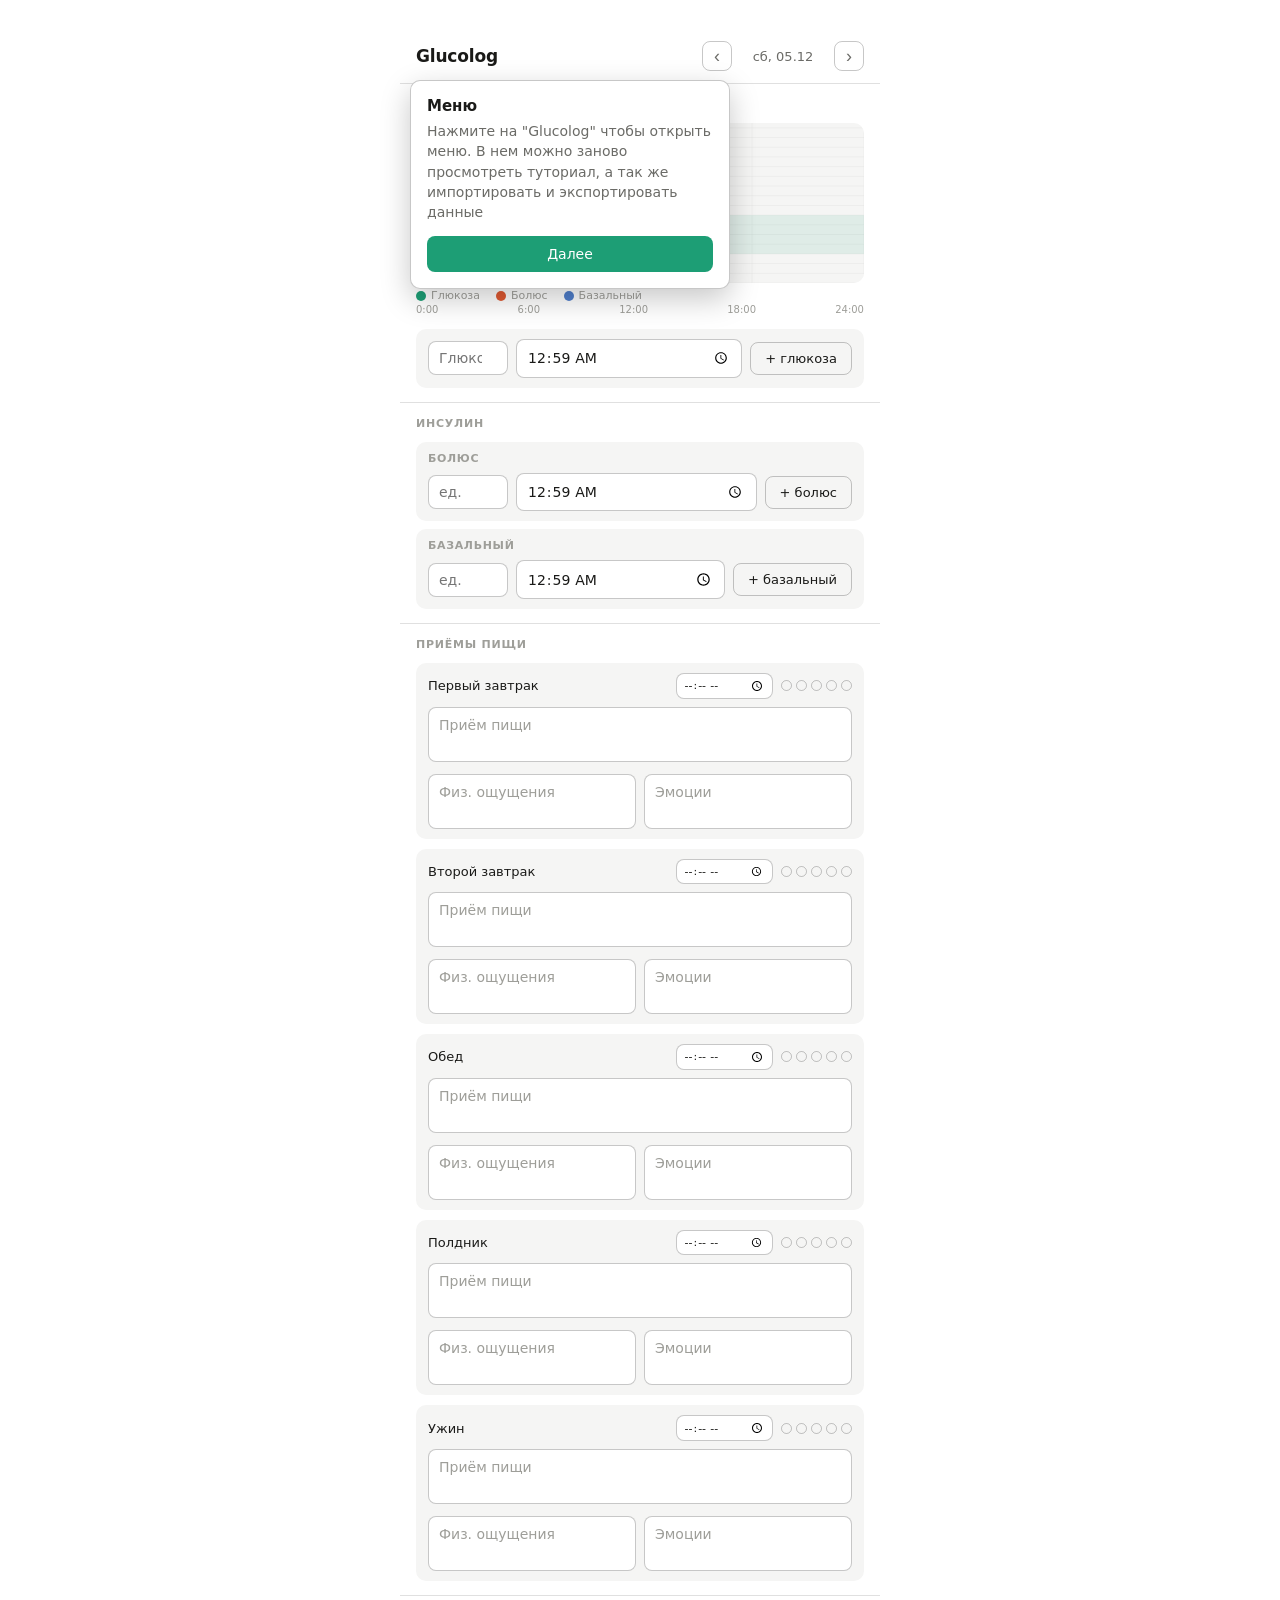
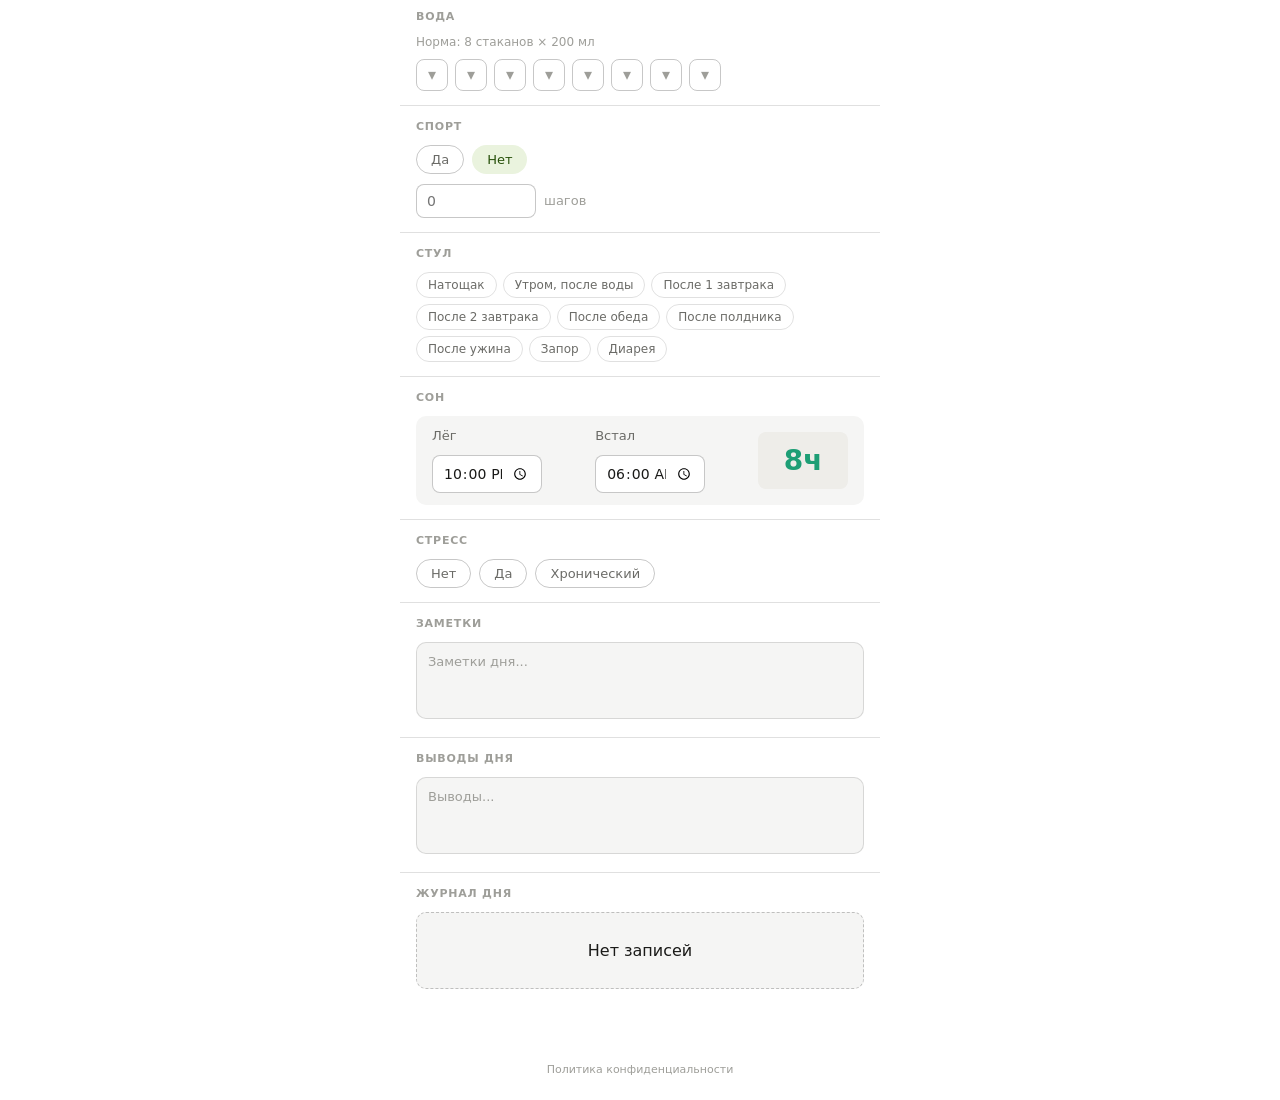
<file: web/index.html>
<!-- index.html -->
<!DOCTYPE html>
<html lang="ru">
<head>
    <meta charset="UTF-8">

    <meta
            name="viewport"
            content="width=device-width, initial-scale=1.0, maximum-scale=1.0, user-scalable=no"
    >

    <title>Glucolog</title>

    <meta name="apple-mobile-web-app-capable" content="yes">
    <meta name="apple-mobile-web-app-status-bar-style" content="default">
    <meta name="apple-mobile-web-app-title" content="Glucolog">

    <meta
            name="theme-color"
            content="#ffffff"
            media="(prefers-color-scheme: light)"
    >

    <meta
            name="theme-color"
            content="#1a1a1a"
            media="(prefers-color-scheme: dark)"
    >

    <link rel="icon" href="icons/favicon.ico">

    <link
            rel="icon"
            type="image/png"
            sizes="16x16"
            href="icons/favicon-16x16.png"
    >

    <link
            rel="icon"
            type="image/png"
            sizes="32x32"
            href="icons/favicon-32x32.png"
    >

    <link
            rel="apple-touch-icon"
            sizes="180x180"
            href="icons/apple-touch-icon.png"
    >

    <link rel="manifest" href="site.webmanifest">

    <link rel="stylesheet" href="css/reset.css">
    <link rel="stylesheet" href="css/variables.css">
    <link rel="stylesheet" href="css/base.css">
    <link rel="stylesheet" href="css/header.css">
    <link rel="stylesheet" href="css/layout.css">
    <link rel="stylesheet" href="css/forms.css">
    <link rel="stylesheet" href="css/chart.css">
    <link rel="stylesheet" href="css/insulin.css">
    <link rel="stylesheet" href="css/meals.css">
    <link rel="stylesheet" href="css/water.css">
    <link rel="stylesheet" href="css/sport.css">
    <link rel="stylesheet" href="css/stool.css">
    <link rel="stylesheet" href="css/sleep.css">
    <link rel="stylesheet" href="css/notes.css">
    <link rel="stylesheet" href="css/calendar.css">
    <link rel="stylesheet" href="css/sidebar.css">
    <link rel="stylesheet" href="css/journal.css">
    <link rel="stylesheet" href="css/tutorial.css">
    <link rel="stylesheet" href="css/journal-delete.css">
    <link rel="stylesheet" href="css/offline.css">
</head>
<body>

<div id="offlineBanner" class="offline-banner">Режим офлайн</div>

<div class="app">

    <header class="header">
        <h1>Glucolog</h1>
        <div class="date-nav">
            <button id="prevDay" aria-label="Предыдущий день">‹</button>
            <span class="date-label" id="dateLabel"></span>
            <button id="nextDay" aria-label="Следующий день">›</button>
        </div>
    </header>

    <section class="section" id="sec-glucose">
        <div class="section-title">Глюкоза и инсулин</div>
        <div class="chart-wrap">
            <canvas id="glucoseChart"></canvas>
        </div>
        <div class="chart-legend">
            <span style="--legend-color:#1D9E75">Глюкоза</span>
            <span style="--legend-color:#E05A33">Болюс</span>
            <span style="--legend-color:#507FCC">Базальный</span>
        </div>
        <div class="chart-xlabels">
            <span>0:00</span><span>6:00</span><span>12:00</span><span>18:00</span><span>24:00</span>
        </div>
        <div class="glucose-stats" id="glucoseStats"></div>
        <div class="add-entry">
            <input type="number" id="glucoseVal" placeholder="Глюкоза ммоль/л" min="1" max="30" step="0.1" aria-label="Значение глюкозы">
            <input type="time" id="glucoseTime" aria-label="Время измерения глюкозы">
            <button id="addGlucoseBtn" class="btn">+ глюкоза</button>
        </div>
    </section>

    <section class="section" id="sec-insulin">
        <div class="section-title">Инсулин</div>
        <div class="ins-card">
            <div class="ins-card-label">Болюс</div>
            <div class="ins-card-row">
                <input type="number" id="bolus" placeholder="ед." min="0" step="0.5" aria-label="Болюс">
                <input type="time" id="bolusTime" aria-label="Время болюса">
                <button id="addBolusBtn" class="btn">+ болюс</button>
            </div>
        </div>
        <div class="ins-card">
            <div class="ins-card-label">Базальный</div>
            <div class="ins-card-row">
                <input type="number" id="basal" placeholder="ед." min="0" step="0.5" aria-label="Базальный инсулин">
                <input type="time" id="basalTime" aria-label="Время базального">
                <button id="addBasalBtn" class="btn">+ базальный</button>
            </div>
        </div>
    </section>

    <section class="section" id="sec-meals">
        <div class="section-title">Приёмы пищи</div>
        <div class="meal-list" id="mealList"></div>
    </section>

    <section class="section" id="sec-water">
        <div class="section-title">Вода</div>
        <div class="section-hint">Норма: 8 стаканов × 200 мл</div>
        <div class="water-track" id="waterTrack"></div>
    </section>

    <section class="section" id="sec-sport">
        <div class="section-title">Спорт</div>
        <div class="toggle-row" id="sportRow">
            <button class="toggle-btn" data-val="true">Да</button>
            <button class="toggle-btn active" data-val="false">Нет</button>
        </div>
        <div class="steps-row">
            <input type="number" id="steps" placeholder="0" min="0" aria-label="Количество шагов">
            <span class="steps-label">шагов</span>
        </div>
    </section>

    <section class="section" id="sec-stool">
        <div class="section-title">Стул</div>
        <div class="stool-grid" id="stoolGrid"></div>
    </section>

    <section class="section" id="sec-sleep">
        <div class="section-title">Сон</div>
        <div class="sleep-row">
            <div class="sleep-pair">
                <label for="sleepStart">Лёг</label>
                <input type="time" id="sleepStart" aria-label="Время отхода ко сну">
            </div>
            <div class="sleep-pair">
                <label for="sleepEnd">Встал</label>
                <input type="time" id="sleepEnd" aria-label="Время подъёма">
            </div>
            <span class="sleep-duration" id="sleepDuration"></span>
        </div>
    </section>

    <section class="section" id="sec-stress">
        <div class="section-title">Стресс</div>
        <div class="toggle-row" id="stressRow"></div>
    </section>

    <section class="section" id="sec-notes">
        <div class="section-title">Заметки</div>
        <textarea id="notes" class="notes" placeholder="Заметки дня..." rows="3" aria-label="Заметки"></textarea>
    </section>

    <section class="section" id="sec-conclusions">
        <div class="section-title">Выводы дня</div>
        <textarea id="conclusions" class="notes" placeholder="Выводы..." rows="3" aria-label="Выводы дня"></textarea>
    </section>

    <section class="section last" id="sec-log">
        <div class="section-title">Журнал дня</div>
        <div class="log-list" id="logList"></div>
    </section>

</div>

<div class="footer-privacy">
    <a href="https://koftamainee.github.io/glucolog/web/privacy.html" target="_blank">Политика конфиденциальности</a>
</div>

<script src="js/storage.js"></script>
<script src="js/chart.js"></script>
<script src="js/render.js"></script>
<script src="js/calendar.js"></script>
<script src="js/sidebar.js"></script>
<script src="js/tutorial.js"></script>
<script src="js/app.js"></script>
</body>
</html>
</file>
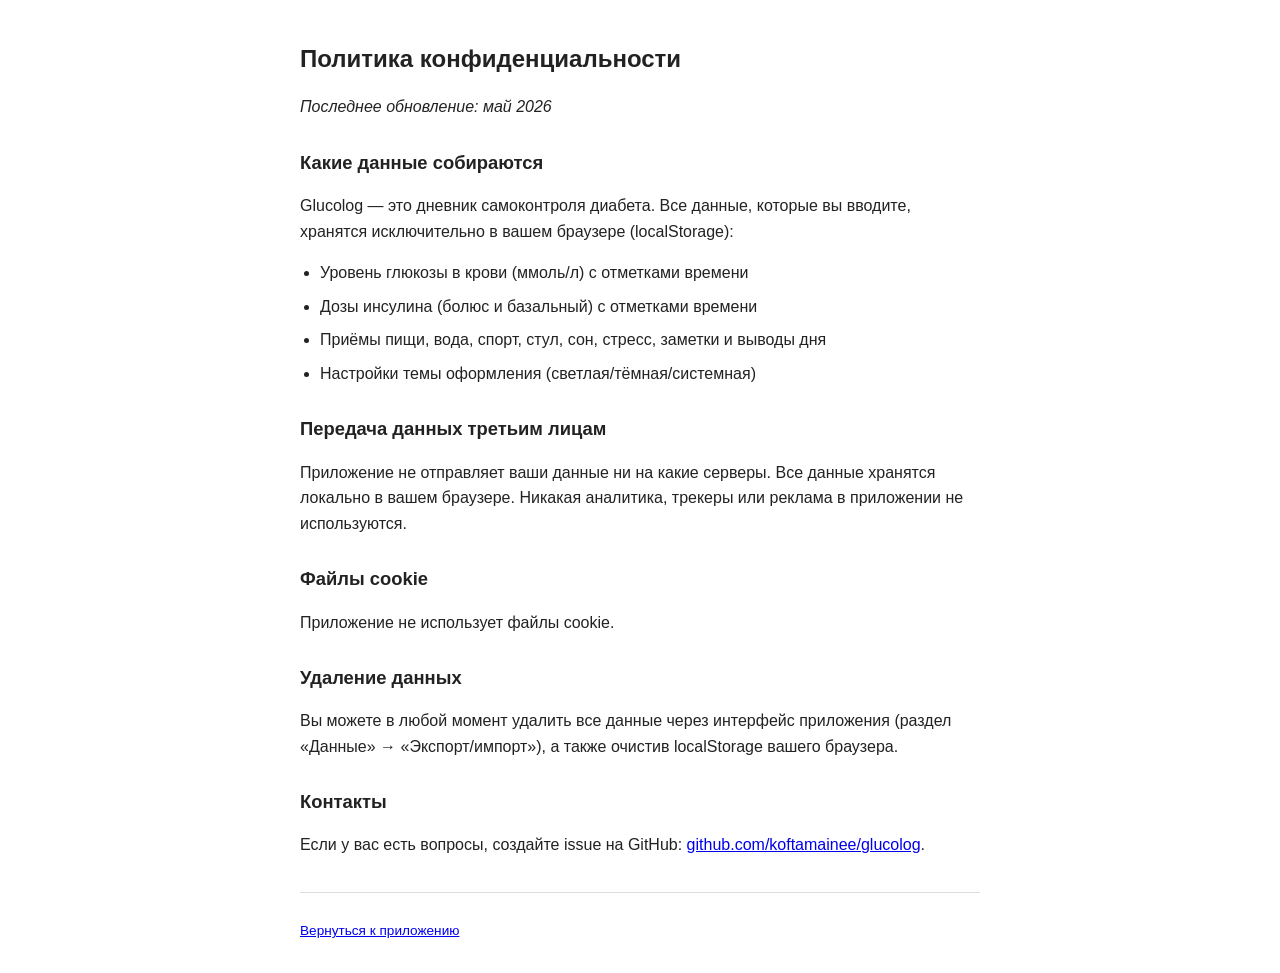
<file: web/privacy.html>
<!-- privacy.html -->
<!DOCTYPE html>
<html lang="ru">
<head>
<meta charset="UTF-8">
<meta name="viewport" content="width=device-width, initial-scale=1.0">
<title>Политика конфиденциальности — Glucolog</title>
<style>
  body { font-family: -apple-system, BlinkMacSystemFont, 'Segoe UI', sans-serif; max-width: 680px; margin: 0 auto; padding: 24px 16px; line-height: 1.6; color: #222; }
  h1 { font-size: 1.5em; margin-bottom: 0.25em; }
  h2 { font-size: 1.15em; margin-top: 1.5em; }
  p, li { margin-bottom: 0.5em; }
  ul { padding-left: 20px; }
  footer { margin-top: 2.5em; font-size: 0.85em; color: #666; border-top: 1px solid #ddd; padding-top: 1em; }
</style>
</head>
<body>

<h1>Политика конфиденциальности</h1>
<p><em>Последнее обновление: май 2026</em></p>

<h2>Какие данные собираются</h2>
<p>Glucolog — это дневник самоконтроля диабета. Все данные, которые вы вводите, хранятся исключительно в вашем браузере (localStorage):</p>
<ul>
  <li>Уровень глюкозы в крови (ммоль/л) с отметками времени</li>
  <li>Дозы инсулина (болюс и базальный) с отметками времени</li>
  <li>Приёмы пищи, вода, спорт, стул, сон, стресс, заметки и выводы дня</li>
  <li>Настройки темы оформления (светлая/тёмная/системная)</li>
</ul>

<h2>Передача данных третьим лицам</h2>
<p>Приложение не отправляет ваши данные ни на какие серверы. Все данные хранятся локально в вашем браузере. Никакая аналитика, трекеры или реклама в приложении не используются.</p>

<h2>Файлы cookie</h2>
<p>Приложение не использует файлы cookie.</p>

<h2>Удаление данных</h2>
<p>Вы можете в любой момент удалить все данные через интерфейс приложения (раздел «Данные» → «Экспорт/импорт»), а также очистив localStorage вашего браузера.</p>

<h2>Контакты</h2>
<p>Если у вас есть вопросы, создайте issue на GitHub: <a href="https://github.com/koftamainee/glucolog">github.com/koftamainee/glucolog</a>.</p>

<footer>
  <p><a href="https://koftamainee.github.io/glucolog/">Вернуться к приложению</a></p>
</footer>

</body>
</html>
</file>
<file: web/css/variables.css>
:root {
    --bg:           #ffffff;
    --bg-sec:       #f5f5f4;
    --bg-ter:       #eeede9;
    --text:         #1a1a18;
    --text-sec:     #6b6b67;
    --text-ter:     #9e9e99;
    --border:       rgba(0, 0, 0, 0.12);
    --border-med:   rgba(0, 0, 0, 0.22);
    --accent:       #1D9E75;
    --accent-bg:    #E1F5EE;
    --accent-text:  #085041;
    --info-bg:      #E6F1FB;
    --info-text:    #0C447C;
    --warn-bg:      #FAEEDA;
    --warn-text:    #633806;
    --success-bg:   #EAF3DE;
    --success-text: #27500A;
    --chart-grid:    rgba(0, 0, 0, 0.07);
    --chart-range:   rgba(29, 158, 117, 0.10);
    --chart-text:    rgba(0, 0, 0, 0.45);
    --chart-glucose: #1D9E75;
    --chart-bolus:   #E05A33;
    --chart-basal:   #507FCC;
    --radius-sm:    8px;
    --radius-md:    10px;
    --radius-lg:    12px;
}

@media (prefers-color-scheme: dark) {
    :root {
        --bg:           #1a1a18;
        --bg-sec:       #242422;
        --bg-ter:       #2e2e2b;
        --text:         #f0efe9;
        --text-sec:     #a8a8a2;
        --text-ter:     #6e6e6a;
        --border:       rgba(255, 255, 255, 0.10);
        --border-med:   rgba(255, 255, 255, 0.20);
        --accent:       #5DCAA5;
        --accent-bg:    #04342C;
        --accent-text:  #9FE1CB;
        --info-bg:      #042C53;
        --info-text:    #B5D4F4;
        --warn-bg:      #412402;
        --warn-text:    #FAC775;
        --success-bg:   #173404;
        --success-text: #C0DD97;
        --chart-grid:   rgba(255, 255, 255, 0.08);
        --chart-range:  rgba(93, 202, 165, 0.12);
        --chart-text:   rgba(255, 255, 255, 0.55);
        --chart-glucose:#5DCAA5;
        --chart-bolus:  #F07A55;
        --chart-basal:  #7BA3E8;
    }
}

html[data-theme="dark"] {
    --bg:           #1a1a18;
    --bg-sec:       #242422;
    --bg-ter:       #2e2e2b;
    --text:         #f0efe9;
    --text-sec:     #a8a8a2;
    --text-ter:     #6e6e6a;
    --border:       rgba(255, 255, 255, 0.10);
    --border-med:   rgba(255, 255, 255, 0.20);
    --accent:       #5DCAA5;
    --accent-bg:    #04342C;
    --accent-text:  #9FE1CB;
    --info-bg:      #042C53;
    --info-text:    #B5D4F4;
    --warn-bg:      #412402;
    --warn-text:    #FAC775;
    --success-bg:   #173404;
    --success-text: #C0DD97;
    --chart-grid:   rgba(255, 255, 255, 0.08);
    --chart-range:  rgba(93, 202, 165, 0.12);
    --chart-text:   rgba(255, 255, 255, 0.55);
    --chart-glucose:#5DCAA5;
    --chart-bolus:  #F07A55;
    --chart-basal:  #7BA3E8;
}

html[data-theme="light"] {
    --bg:           #ffffff;
    --bg-sec:       #f5f5f4;
    --bg-ter:       #eeede9;
    --text:         #1a1a18;
    --text-sec:     #6b6b67;
    --text-ter:     #9e9e99;
    --border:       rgba(0, 0, 0, 0.12);
    --border-med:   rgba(0, 0, 0, 0.22);
    --accent:       #1D9E75;
    --accent-bg:    #E1F5EE;
    --accent-text:  #085041;
    --info-bg:      #E6F1FB;
    --info-text:    #0C447C;
    --warn-bg:      #FAEEDA;
    --warn-text:    #633806;
    --success-bg:   #EAF3DE;
    --success-text: #27500A;
    --chart-grid:    rgba(0, 0, 0, 0.07);
    --chart-range:   rgba(29, 158, 117, 0.10);
    --chart-text:    rgba(0, 0, 0, 0.45);
    --chart-glucose: #1D9E75;
    --chart-bolus:   #E05A33;
    --chart-basal:   #507FCC;
}
</file>
<file: web/css/base.css>
html, body {
    height: 100%;
    background: var(--bg);
    color: var(--text);
    font-family: -apple-system, BlinkMacSystemFont, 'Segoe UI', system-ui, sans-serif;
    font-size: 16px;
    -webkit-text-size-adjust: 100%;
}

.app {
    max-width: 480px;
    margin: 0 auto;
    padding-bottom: 48px;
}
</file>
<file: web/css/header.css>
.header {
    position: sticky;
    top: 0;
    z-index: 10;
    background: var(--bg);
    padding: 14px 16px 12px;
    border-bottom: 0.5px solid var(--border);
    display: flex;
    align-items: center;
    justify-content: space-between;
}

.header h1 {
    font-size: 17px;
    font-weight: 600;
    letter-spacing: -0.01em;
}

.date-nav {
    display: flex;
    align-items: center;
    gap: 6px;
}

.date-nav button {
    background: none;
    border: 0.5px solid var(--border-med);
    border-radius: var(--radius-sm);
    padding: 5px 11px;
    cursor: pointer;
    color: var(--text-sec);
    font-size: 18px;
    line-height: 1;
    transition: background 0.1s;
}

.date-nav button:active {
    background: var(--bg-sec);
}

.date-label {
    font-size: 13px;
    color: var(--text-sec);
    min-width: 90px;
    text-align: center;
}
</file>
<file: web/css/layout.css>
.section {
    padding: 14px 16px;
    border-bottom: 0.5px solid var(--border);
}

.section.last {
    border-bottom: none;
}

.section-title {
    font-size: 11px;
    font-weight: 600;
    color: var(--text-ter);
    text-transform: uppercase;
    letter-spacing: 0.07em;
    margin-bottom: 12px;
}

.section-hint {
    font-size: 12px;
    color: var(--text-ter);
    margin-bottom: 10px;
}

.footer-privacy {
    text-align: center;
    padding: 12px 16px 24px;
    font-size: 11px;
}

.footer-privacy a {
    color: var(--text-ter);
    text-decoration: none;
}

.footer-privacy a:hover {
    color: var(--text-sec);
}
</file>
<file: web/css/forms.css>
input[type="number"],
input[type="time"],
select,
textarea {
    background: var(--bg);
    color: var(--text);
    border: 0.5px solid var(--border-med);
    border-radius: var(--radius-sm);
    font-family: inherit;
    font-size: 14px;
    padding: 8px 10px;
    outline: none;
    -webkit-appearance: none;
    appearance: none;
    color-scheme: light dark;
}

@media (prefers-color-scheme: dark) {
    input[type="number"],
    input[type="time"],
    select,
    textarea {
        background: #242422;
        color: #f0efe9;
    }
}

input[type="number"]:focus,
input[type="time"]:focus,
select:focus,
textarea:focus {
    border-color: var(--accent);
}

.btn {
    padding: 8px 14px;
    background: none;
    border: 0.5px solid var(--border-med);
    border-radius: var(--radius-sm);
    font-size: 13px;
    font-family: inherit;
    cursor: pointer;
    color: var(--text);
    white-space: nowrap;
    transition: background 0.1s;
}

.btn:active {
    background: var(--bg-sec);
}
</file>
<file: web/css/chart.css>
.chart-wrap {
    background: var(--bg-sec);
    border-radius: var(--radius-md);
    overflow: hidden;
    height: 160px;
    position: relative;
}

canvas#glucoseChart {
    display: block;
    width: 100%;
    height: 100%;
}

.chart-legend {
    display: flex;
    gap: 16px;
    padding: 6px 0 0;
    font-size: 11px;
    color: var(--text-ter);
}

.chart-legend span {
    display: flex;
    align-items: center;
    gap: 5px;
}

.chart-legend span::before {
    content: '';
    display: inline-block;
    width: 10px;
    height: 10px;
    border-radius: 50%;
    background: var(--legend-color, #1D9E75);
}

.chart-xlabels {
    display: flex;
    justify-content: space-between;
    padding: 2px 0 0;
}

.chart-xlabels span {
    font-size: 10px;
    color: var(--text-ter);
}

.glucose-stats {
    display: flex;
    flex-wrap: wrap;
    gap: 4px 14px;
    padding: 6px 0 0;
    font-size: 12px;
    color: var(--text-sec);
}

.glucose-stats .stat-hypo {
    color: #507FCC;
}

.glucose-stats .stat-hyper {
    color: #E05A33;
}

.glucose-stats .stat-trend {
    font-size: 16px;
    line-height: 1;
}

.add-entry {
    display: flex;
    gap: 8px;
    margin-top: 8px;
    padding: 10px 12px;
    background: var(--bg-sec);
    border-radius: var(--radius-md);
    align-items: center;
}

.add-entry input[type="number"] {
    width: 80px;
    flex-shrink: 0;
}

.add-entry input[type="time"] {
    flex: 1;
    min-width: 0;
}

.add-entry .btn {
    flex-shrink: 0;
}
</file>
<file: web/css/insulin.css>
.ins-card {
    background: var(--bg-sec);
    border-radius: var(--radius-md);
    padding: 10px 12px;
    margin-top: 8px;
}

.ins-card-label {
    font-size: 11px;
    font-weight: 600;
    color: var(--text-ter);
    text-transform: uppercase;
    letter-spacing: 0.06em;
    margin-bottom: 8px;
}

.ins-card-row {
    display: flex;
    align-items: center;
    gap: 8px;
}

.ins-card-row input[type="number"] {
    width: 80px;
    flex-shrink: 0;
}

.ins-card-row input[type="time"] {
    flex: 1;
    min-width: 0;
}

.ins-card-row .btn {
    flex-shrink: 0;
}
</file>
<file: web/css/meals.css>
.meal-list {
    display: flex;
    flex-direction: column;
    gap: 10px;
}

.meal-card {
    box-sizing: border-box;
    background: var(--bg-sec);
    border-radius: var(--radius-md);
    padding: 10px 12px;
}

.meal-header {
    display: flex;
    align-items: center;
    justify-content: space-between;
    margin-bottom: 8px;
}

.meal-name {
    font-size: 13px;
    font-weight: 500;
}

.meal-meta {
    display: flex;
    align-items: center;
    gap: 8px;
}

.meal-meta input[type="time"] {
    font-size: 11px;
    padding: 3px 6px;
    font-family: inherit;
    background: var(--bg);
    color: var(--text);
    border: 0.5px solid var(--border-med);
    border-radius: var(--radius-sm);
}

.hunger-dots {
    display: flex;
    gap: 4px;
    align-items: center;
}

.hunger-dot {
    width: 11px;
    height: 11px;
    border-radius: 50%;
    border: 0.5px solid var(--border-med);
    background: none;
    cursor: pointer;
    padding: 0;
    transition: background 0.1s, border-color 0.1s;
}

.hunger-dot.filled {
    background: var(--text-sec);
    border-color: var(--text-sec);
}

.meal-food,
.meal-fields textarea {
    width: 100%;
    box-sizing: border-box;

    font-size: 14px;
    font-family: inherit;
    color: var(--text);

    background: var(--bg);
    border: 0.5px solid var(--border-med);
    border-radius: var(--radius-sm);

    padding: 8px 10px;
    line-height: 1.4;

    outline: none;

    resize: none;
    overflow: hidden;
}

.meal-food {
    min-height: 40px;
}

.meal-fields {
    display: flex;
    gap: 8px;
    margin-top: 8px;
    width: 100%;
}

.meal-fields textarea {
    flex: 1;
    min-width: 0;
    min-height: 36px;
}

.meal-food:focus,
.meal-fields textarea:focus {
    border-color: var(--accent);
}

.meal-food::placeholder,
.meal-fields textarea::placeholder {
    color: var(--text-ter);
}
</file>
<file: web/css/water.css>
.water-track {
    display: flex;
    gap: 7px;
    flex-wrap: wrap;
}

.water-glass {
    width: 32px;
    height: 32px;
    border-radius: var(--radius-sm);
    border: 0.5px solid var(--border-med);
    cursor: pointer;
    display: flex;
    align-items: center;
    justify-content: center;
    font-size: 16px;
    color: var(--text-ter);
    transition: background 0.1s, border-color 0.1s, color 0.1s;
    user-select: none;
}

.water-glass.filled {
    background: var(--info-bg);
    border-color: transparent;
    color: var(--info-text);
}
</file>
<file: web/css/sport.css>
.toggle-row {
    display: flex;
    gap: 8px;
    flex-wrap: wrap;
}

.toggle-btn {
    padding: 6px 14px;
    border-radius: 100px;
    border: 0.5px solid var(--border-med);
    font-size: 13px;
    font-family: inherit;
    color: var(--text-sec);
    background: none;
    cursor: pointer;
    transition: background 0.1s, color 0.1s, border-color 0.1s;
}

.toggle-btn.active {
    background: var(--success-bg);
    color: var(--success-text);
    border-color: transparent;
}

.steps-row {
    display: flex;
    align-items: center;
    gap: 8px;
    margin-top: 10px;
}

.steps-row input {
    width: 120px;
}

.steps-label {
    font-size: 13px;
    color: var(--text-ter);
}
</file>
<file: web/css/stool.css>
.stool-grid {
    display: flex;
    gap: 6px;
    flex-wrap: wrap;
}

.stool-opt {
    font-size: 12px;
    padding: 5px 11px;
    border-radius: 100px;
    border: 0.5px solid var(--border);
    color: var(--text-sec);
    cursor: pointer;
    transition: background 0.1s, border-color 0.1s, color 0.1s;
    user-select: none;
}

.stool-opt.active {
    background: var(--bg-ter);
    color: var(--text);
    border-color: var(--border-med);
}
</file>
<file: web/css/sleep.css>
.sleep-row {
    display: flex;
    align-items: center;
    gap: 16px;
    background: var(--bg-sec);
    border-radius: var(--radius-md);
    padding: 12px 16px;
}

.sleep-pair {
    flex: 2;
    display: flex;
    flex-direction: column;
    gap: 12px;
}

.sleep-pair label {
    font-size: 13px;
    color: var(--text-sec);
    min-width: 44px;
}

.sleep-pair input {
    width: 110px;
    padding: 8px 10px;
    font-size: 14px;
    background: var(--bg);
    color: var(--text);
    border: 0.5px solid var(--border-med);
    border-radius: var(--radius-sm);
}

.sleep-duration {
    flex: 1;
    display: flex;
    flex-direction: column;
    align-items: center;
    justify-content: center;
    background: var(--bg-ter);
    border-radius: var(--radius-sm);
    padding: 12px 8px;
    text-align: center;
    font-size: 28px;
    font-weight: 600;
    color: var(--accent);
    line-height: 1.2;
}
</file>
<file: web/css/notes.css>
textarea.notes {
    width: 100%;
    border: 0.5px solid var(--border);
    border-radius: var(--radius-md);
    padding: 9px 11px;
    font-size: 13px;
    font-family: inherit;
    color: var(--text);
    background: var(--bg-sec);
    resize: none;
    line-height: 1.5;
    overflow: hidden;
}

textarea.notes::placeholder {
    color: var(--text-ter);
}

textarea.notes:focus {
    border-color: var(--accent);
    outline: none;
}

@media (prefers-color-scheme: dark) {
    input[type="time"]::-webkit-datetime-edit,
    input[type="time"]::-webkit-datetime-edit-fields-wrapper,
    input[type="time"]::-webkit-datetime-edit-hour-field,
    input[type="time"]::-webkit-datetime-edit-minute-field,
    input[type="time"]::-webkit-datetime-edit-ampm-field,
    input[type="time"]::-webkit-datetime-edit-text {
        background: #242422;
        color: #f0efe9;
    }

    input[type="number"]::-webkit-inner-spin-button,
    input[type="number"]::-webkit-outer-spin-button {
        filter: invert(1);
    }
}
</file>
<file: web/css/calendar.css>
.cal-overlay {
    position: fixed;
    inset: 0;
    z-index: 100;
    background: rgba(0, 0, 0, 0.35);
    display: flex;
    align-items: center;
    justify-content: center;
    opacity: 0;
    pointer-events: none;
    transition: opacity 0.15s;
}

.cal-overlay.visible {
    opacity: 1;
    pointer-events: all;
}

.cal-popup {
    background: var(--bg);
    border-radius: var(--radius-lg);
    border: 0.5px solid var(--border-med);
    padding: 16px;
    width: 300px;
    max-width: calc(100vw - 32px);
    transform: scale(0.94) translateY(8px);
    transition: transform 0.15s, opacity 0.15s;
    opacity: 0;
}

.cal-popup.visible {
    transform: scale(1) translateY(0);
    opacity: 1;
}

.cal-header {
    display: flex;
    align-items: center;
    justify-content: space-between;
    margin-bottom: 12px;
}

.cal-month-label {
    font-size: 14px;
    font-weight: 600;
    color: var(--text);
}

.cal-nav {
    background: none;
    border: 0.5px solid var(--border-med);
    border-radius: var(--radius-sm);
    padding: 4px 10px;
    cursor: pointer;
    color: var(--text-sec);
    font-size: 18px;
    line-height: 1;
    transition: background 0.1s;
}

.cal-nav:active {
    background: var(--bg-sec);
}

.cal-grid {
    display: grid;
    grid-template-columns: repeat(7, 1fr);
    gap: 2px;
    margin-bottom: 12px;
}

.cal-dow {
    text-align: center;
    font-size: 10px;
    font-weight: 600;
    color: var(--text-ter);
    text-transform: uppercase;
    letter-spacing: 0.05em;
    padding: 4px 0 6px;
}

.cal-cell {
    aspect-ratio: 1;
    display: flex;
    align-items: center;
    justify-content: center;
    border-radius: var(--radius-sm);
    font-size: 13px;
    color: var(--text-sec);
    cursor: pointer;
    transition: background 0.1s, color 0.1s;
}

.cal-cell:hover {
    background: var(--bg-sec);
    color: var(--text);
}

.cal-cell.empty {
    cursor: default;
}

.cal-cell.today {
    color: var(--accent);
    font-weight: 600;
}

.cal-cell.selected {
    background: var(--accent);
    color: #fff;
    font-weight: 600;
}

.cal-cell.selected.today {
    color: #fff;
}

.cal-today-btn {
    display: block;
    width: 100%;
    padding: 8px;
    background: var(--bg-sec);
    border: 0.5px solid var(--border-med);
    border-radius: var(--radius-sm);
    font-size: 13px;
    font-family: inherit;
    color: var(--text-sec);
    cursor: pointer;
    transition: background 0.1s;
}

.cal-today-btn:active {
    background: var(--bg-ter);
}

#dateLabel {
    cursor: pointer;
    border-radius: var(--radius-sm);
    padding: 4px 8px;
    transition: background 0.1s;
}

#dateLabel:hover {
    background: var(--bg-sec);
}
</file>
<file: web/css/sidebar.css>
.sidebar-overlay {
    position: fixed;
    inset: 0;
    z-index: 200;
    background: rgba(0, 0, 0, 0.4);
    opacity: 0;
    pointer-events: none;
    transition: opacity 0.2s;
}

.sidebar-overlay.visible {
    opacity: 1;
    pointer-events: all;
}

.sidebar-drawer {
    position: absolute;
    top: 0;
    left: 0;
    bottom: 0;
    width: 260px;
    background: var(--bg);
    border-right: 0.5px solid var(--border-med);
    padding: 0;
    transform: translateX(-100%);
    transition: transform 0.22s cubic-bezier(0.4, 0, 0.2, 1);
    display: flex;
    flex-direction: column;
}

.sidebar-drawer.visible {
    transform: translateX(0);
}

.sidebar-header {
    display: flex;
    align-items: center;
    justify-content: space-between;
    padding: 16px 16px 14px;
    border-bottom: 0.5px solid var(--border);
}

.sidebar-title {
    font-size: 17px;
    font-weight: 600;
    letter-spacing: -0.01em;
    color: var(--text);
}

.sidebar-close {
    background: none;
    border: none;
    color: var(--text-ter);
    font-size: 16px;
    cursor: pointer;
    padding: 4px 6px;
    border-radius: var(--radius-sm);
    transition: background 0.1s, color 0.1s;
    line-height: 1;
}

.sidebar-close:hover {
    background: var(--bg-sec);
    color: var(--text);
}

.sidebar-section-label {
    font-size: 10px;
    font-weight: 600;
    color: var(--text-ter);
    text-transform: uppercase;
    letter-spacing: 0.08em;
    padding: 16px 16px 6px;
}

.sidebar-item {
    display: flex;
    align-items: center;
    gap: 12px;
    width: 100%;
    padding: 11px 16px;
    background: none;
    border: none;
    font-family: inherit;
    font-size: 14px;
    color: var(--text);
    cursor: pointer;
    text-align: left;
    transition: background 0.1s;
}

.sidebar-item:active {
    background: var(--bg-sec);
}

.sidebar-item-icon {
    display: flex;
    align-items: center;
    justify-content: center;
    width: 30px;
    height: 30px;
    border-radius: var(--radius-sm);
    background: var(--bg-sec);
    border: 0.5px solid var(--border);
    font-size: 15px;
    color: var(--text-sec);
    flex-shrink: 0;
}

.sidebar-drive-time {
    font-size: 11px;
    color: var(--text-ter);
    padding: 2px 16px 8px;
    line-height: 1.3;
}

.sidebar-drive-status {
    padding: 0 16px 8px;
}

.sidebar-drive-header {
    display: flex;
    align-items: center;
    justify-content: space-between;
    padding: 11px 0 2px;
}

.sidebar-drive-name {
    font-size: 14px;
    color: var(--text);
}

.sidebar-drive-badge {
    font-size: 11px;
    font-weight: 600;
    color: var(--accent);
}

.sidebar-drive-email {
    font-size: 11px;
    color: var(--text-sec);
    padding: 1px 0;
}

.sidebar-drive-actions {
    display: grid;
    grid-template-columns: 1fr 1fr;
    gap: 6px;
    margin-top: 8px;
}

.sidebar-drive-btn {
    padding: 7px 6px;
    border: 0.5px solid var(--border);
    border-radius: var(--radius-sm);
    background: var(--bg);
    color: var(--text);
    font-size: 11px;
    font-family: inherit;
    cursor: pointer;
    transition: background 0.1s;
    text-align: center;
    line-height: 1.2;
}

.sidebar-drive-btn:hover {
    background: var(--bg-sec);
}

.sidebar-drive-btn:active {
    background: var(--bg-ter);
}

.sidebar-privacy {
    text-decoration: none;
    color: var(--text);
    font-family: inherit;
}

.sidebar-privacy:hover {
    background: var(--bg-sec);
}

.sidebar-import-status {
    margin: 8px 16px 0;
    font-size: 12px;
    min-height: 18px;
    border-radius: var(--radius-sm);
    padding: 0 6px;
}

.sidebar-import-status.ok {
    color: var(--success-text);
    background: var(--success-bg);
    padding: 5px 8px;
}

.sidebar-import-status.err {
    color: var(--warn-text);
    background: var(--warn-bg);
    padding: 5px 8px;
}

.header h1 {
    cursor: pointer;
    border-radius: var(--radius-sm);
    padding: 2px 6px;
    margin: -2px -6px;
    transition: background 0.1s;
}

.header h1:hover {
    background: var(--bg-sec);
}
</file>
<file: web/css/journal.css>
.log-list {
    display: flex;
    flex-direction: column;
    gap: 10px;
}

.log-card {
    display: flex;
    gap: 12px;

    background: var(--bg-sec);

    border: 0.5px solid var(--border);
    border-radius: var(--radius-md);

    padding: 12px;

    transition:
            background 0.12s,
            border-color 0.12s,
            transform 0.08s;
}

.log-card:active {
    transform: scale(0.985);
}

.log-time-col {
    width: 52px;
    flex-shrink: 0;

    display: flex;
    align-items: flex-start;
    justify-content: center;
}

.log-time {
    font-size: 12px;
    font-weight: 600;
    color: var(--text-ter);

    padding-top: 2px;
}

.log-card-body {
    flex: 1;
    min-width: 0;
}

.log-card-top {
    display: flex;
    align-items: center;
    gap: 12px;
}

.log-icon {
    width: 38px;
    height: 38px;

    flex-shrink: 0;

    display: flex;
    align-items: center;
    justify-content: center;

    border-radius: var(--radius-sm);

    font-size: 17px;

    background: var(--bg-ter);

    border: 0.5px solid var(--border);
}

.log-main {
    min-width: 0;

    display: flex;
    flex-direction: column;
    gap: 2px;
}

.log-label {
    font-size: 13px;
    font-weight: 600;

    color: var(--text);
}

.log-value {
    font-size: 14px;
    color: var(--text-sec);
}


.log-card.normal {
    border-color: rgba(29, 158, 117, 0.18);
}

.log-card.normal .log-icon {
    background: var(--accent-bg);
    color: var(--accent-text);
    border-color: transparent;
}

.log-card.low {
    border-color: rgba(80, 127, 204, 0.22);
}

.log-card.low .log-icon {
    background: var(--info-bg);
    color: var(--info-text);
    border-color: transparent;
}

/* glucose high */

.log-card.high {
    border-color: rgba(224, 90, 51, 0.22);
}

.log-card.high .log-icon {
    background: var(--warn-bg);
    color: var(--warn-text);
    border-color: transparent;
}


.log-card.insulin .log-icon {
    background: rgba(224, 90, 51, 0.12);
    color: var(--chart-bolus);
    border-color: transparent;
}


.log-card.basal .log-icon {
    background: rgba(80, 127, 204, 0.12);
    color: var(--chart-basal);
    border-color: transparent;
}


.log-empty-card {
    background: var(--bg-sec);

    border: 0.5px dashed var(--border-med);
    border-radius: var(--radius-md);

    padding: 28px 18px;

    text-align: center;
}

.log-empty-icon {
    font-size: 28px;

    color: var(--text-ter);

    margin-bottom: 8px;
}

.log-empty-title {
    font-size: 14px;
    font-weight: 600;

    color: var(--text);

    margin-bottom: 4px;
}

.log-empty-sub {
    font-size: 13px;
    color: var(--text-sec);

    line-height: 1.4;
}
</file>
<file: web/css/tutorial.css>
.tutorial-overlay {
    position: fixed;
    inset: 0;
    z-index: 1000;
    pointer-events: none;
}

.tutorial-highlight {
    position: relative;
    z-index: 501;
    border-radius: 12px;

    box-shadow:
            0 0 0 4px rgba(255, 255, 255, 0.10);

    animation: tutorialPulse 1.8s infinite;
}

@keyframes tutorialPulse {
    0% { transform: scale(1); }
    50% { transform: scale(1.015); }
    100% { transform: scale(1); }
}

.tutorial-box {
    position: fixed;
    z-index: 1000;

    width: calc(100vw - 32px);
    max-width: 320px;

    background: var(--bg);
    border: 0.5px solid var(--border-med);
    border-radius: var(--radius-md);

    padding: 16px;

    box-shadow: 0 10px 30px rgba(0, 0, 0, 0.22);

    pointer-events: auto;
}

.tutorial-title {
    font-size: 15px;
    font-weight: 600;
    color: var(--text);
    margin-bottom: 6px;
}

.tutorial-text {
    font-size: 14px;
    line-height: 1.45;
    color: var(--text-sec);
}

.tutorial-btn {
    margin-top: 14px;
    width: 100%;

    border: none;
    border-radius: var(--radius-sm);

    padding: 10px 12px;

    background: var(--accent);
    color: white;

    font-size: 14px;
    font-family: inherit;

    cursor: pointer;
}

.tutorial-btn:active {
    transform: scale(0.985);
}

.tutorial-wait {
    margin-top: 12px;
    font-size: 13px;
    color: var(--text-ter);
}

.tutorial-finish {
    margin-top: 14px;
    font-size: 13px;
    color: var(--text-sec);
}

.tutorial-finish-btn {
    margin-top: 14px;
    width: 100%;

    border: none;
    border-radius: var(--radius-sm);

    padding: 10px 12px;

    background: var(--accent);
    color: white;

    font-size: 14px;
    font-family: inherit;

    cursor: pointer;
}

.tutorial-finish-btn:active {
    transform: scale(0.985);
}
</file>
<file: web/css/journal-delete.css>
.log-card {
    position: relative;
}

.log-delete-btn {
    position: absolute;
    top: 8px;
    right: 8px;

    width: 20px;
    height: 20px;

    display: flex;
    align-items: center;
    justify-content: center;

    background: none;
    border: none;
    border-radius: 50%;

    font-size: 16px;
    line-height: 1;
    color: var(--text-ter);

    cursor: pointer;
    padding: 0;

    opacity: 0;
    transition: opacity 0.15s, background 0.1s, color 0.1s;
}

.log-card:hover .log-delete-btn {
    opacity: 1;
}

.log-delete-btn:hover {
    background: var(--bg-ter);
    color: var(--text-sec);
}

.log-delete-btn:active {
    transform: scale(0.9);
}

@media (hover: none) {
    .log-delete-btn {
        opacity: 0.45;
    }
}

.delete-confirm-overlay {
    position: fixed;
    inset: 0;
    z-index: 300;
    background: rgba(0, 0, 0, 0.35);
    display: flex;
    align-items: center;
    justify-content: center;
    opacity: 0;
    pointer-events: none;
    transition: opacity 0.18s;
}

.delete-confirm-overlay.visible {
    opacity: 1;
    pointer-events: all;
}

.delete-confirm-box {
    background: var(--bg);
    border: 0.5px solid var(--border-med);
    border-radius: var(--radius-lg);
    padding: 20px 18px 16px;
    width: 280px;
    max-width: calc(100vw - 32px);
    box-shadow: 0 10px 30px rgba(0, 0, 0, 0.20);
    transform: scale(0.94) translateY(8px);
    transition: transform 0.18s, opacity 0.18s;
    opacity: 0;
}

.delete-confirm-overlay.visible .delete-confirm-box {
    transform: scale(1) translateY(0);
    opacity: 1;
}

.delete-confirm-title {
    font-size: 15px;
    font-weight: 600;
    color: var(--text);
    margin-bottom: 6px;
}

.delete-confirm-text {
    font-size: 13px;
    color: var(--text-sec);
    margin-bottom: 18px;
    line-height: 1.4;
}

.delete-confirm-actions {
    display: flex;
    gap: 8px;
    justify-content: flex-end;
}

.delete-confirm-cancel {
    padding: 8px 14px;
    background: none;
    border: 0.5px solid var(--border-med);
    border-radius: var(--radius-sm);
    font-size: 14px;
    font-family: inherit;
    color: var(--text-sec);
    cursor: pointer;
    transition: background 0.1s;
}

.delete-confirm-cancel:active {
    background: var(--bg-sec);
}

.delete-confirm-ok {
    padding: 8px 14px;
    background: #dc3535;
    border: none;
    border-radius: var(--radius-sm);
    font-size: 14px;
    font-family: inherit;
    color: #fff;
    cursor: pointer;
    transition: opacity 0.1s;
}

.delete-confirm-ok:active {
    opacity: 0.85;
}
</file>
<file: web/css/offline.css>
.offline-banner {
    position: sticky;
    top: 0;
    z-index: 999;
    background: #dc3535;
    color: #fff;
    text-align: center;
    font-size: 13px;
    font-weight: 600;
    padding: 6px 16px;
    letter-spacing: 0.03em;
    transform: translateY(-100%);
    transition: transform 0.25s ease;
}

.offline-banner.visible {
    transform: translateY(0);
}
</file>
